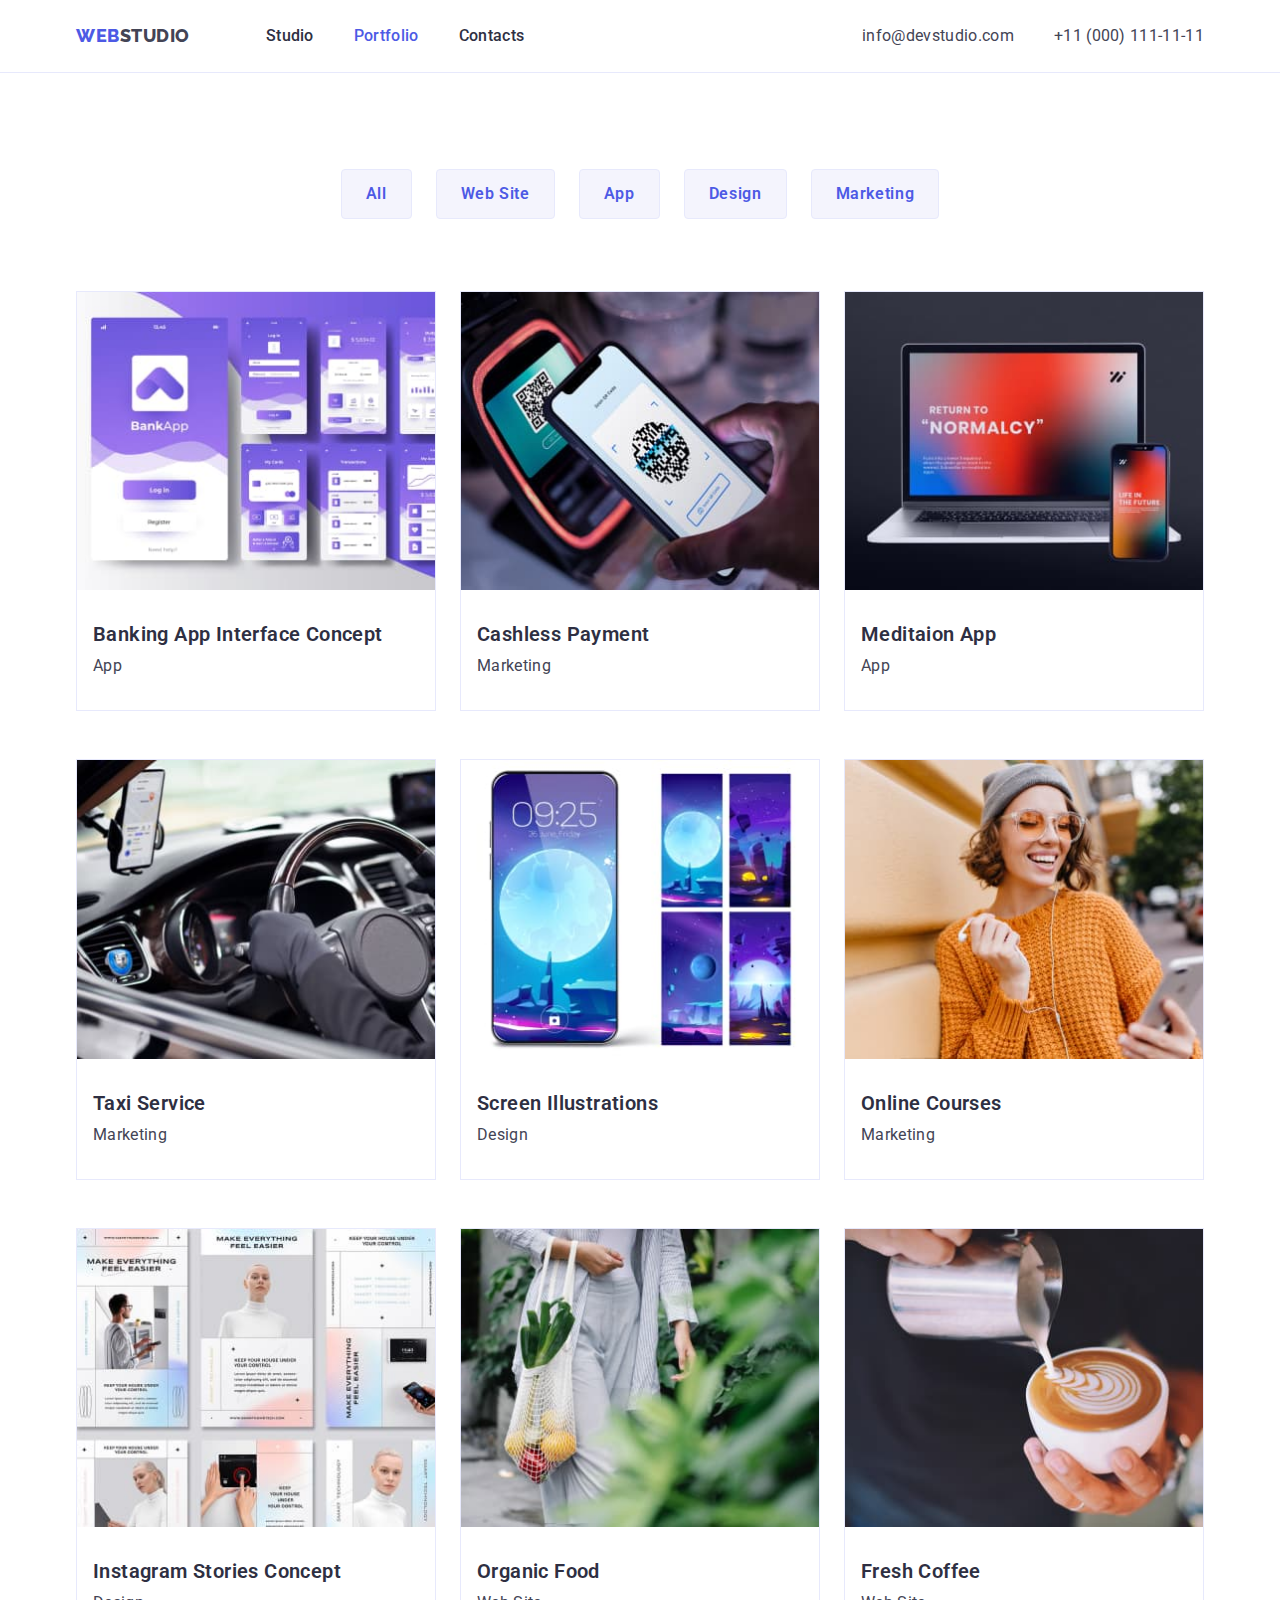
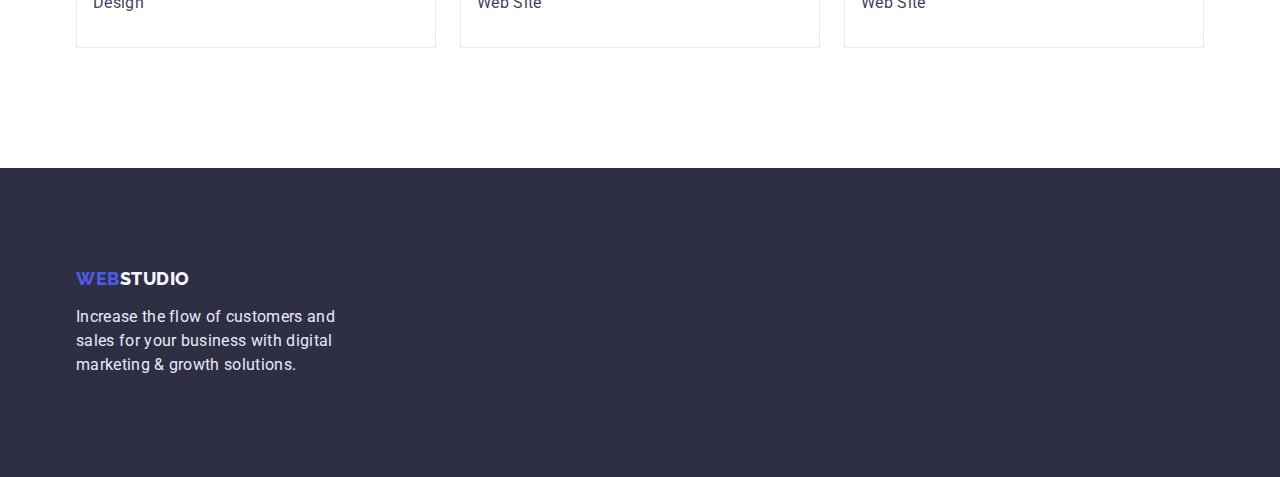
<file: portfolio.html>
<!DOCTYPE html>
<html lang="en">
<head>
    <meta charset="UTF-8">
    <meta http-equiv="X-UA-Compatible" content="IE=edge">
    <meta name="viewport" content="width=device-width, initial-scale=1.0">
    <title>Document</title>

    <link rel="stylesheet" href="https://cdnjs.cloudflare.com/ajax/libs/modern-normalize/1.1.0/modern-normalize.min.css" />

    <link rel="preconnect" href="https://fonts.gstatic.com" crossorigin><link href="https://fonts.googleapis.com/css2?family=Raleway:wght@800&family=Roboto:wght@400;500;700;900&display=swap" rel="stylesheet">

    <link rel="stylesheet" href="./css/styles.css" />

</head>
<body>
    <header class="page-header">
      <div class="container">
        <nav class="main-nav">
          <!--Logo webstudio--> 
          <a href="./index.html" class="link logo"><span class="logo-web">WEB</span>STUDIO</a>
          <!--Навигация по сайту-->
          <ul class="site-nav list">
              <li class="item"><a href="./index.html" class="link">Studio</a></li>
              <li class="item"><a href="./portfolio.html" class="link current">Portfolio</a></li>
              <li class="item"><a href="" class="link">Contacts</a></li>
          </ul>
        </nav>
        <ul class="contacts list">
          <li class="item"><a href="mailto:info@devstudio.com" class="link">info@devstudio.com</a></li>
          <li class="item"><a href="tel:+110001111111" class="link">+11 (000) 111-11-11</a></li>
        </ul>
      </div>
      </header>

      <main>
        <section class="section portfolio">

            <div class="container">
              <h1 hidden>Galery</h1>

              <ul class="filter list">
                <li class="item"><button type="button" class="btn">All</button></li>
                <li class="item"><button type="button" class="btn">Web Site</button></li>
                <li class="item"><button type="button" class="btn">App</button></li>
                <li class="item"><button type="button" class="btn">Design</button></li>
                <li class="item"><button type="button" class="btn">Marketing</button></li>
            </ul>

              <ul class="galery list">
                <li class="card"><img src="./images/banking.jpg" alt="Purple windows of the banking app." width="360">
                <h2 class="card-name">Banking App Interface Concept</h2>
                <p class="text">App</p></li>
                <li class="card"><img src="./images/payment.jpg" alt="Scanning the QR code for payment." width="360">
                <h2 class="card-name">Cashless Payment</h2>
                <p class="text">Marketing</p></li>
                <li class="card"><img src="./images/meditation.jpg" alt="Computer and laptop." width="360">
                <h2 class="card-name">Meditaion App</h2>
                <p class="text">App</p></li>
                <li class="card"><img src="./images/taxi.jpg" alt="Man driving a car." width="360">
                <h2 class="card-name">Taxi Service</h2>
                <p class="text">Marketing</p></li>
                <li class="card"><img src="./images/illustration.jpg" alt="Different pictures with the moon." width="360">
                <h2 class="card-name">Screen Illustrations</h2>
                <p class="text">Design</p></li>
                <li class="card"><img src="./images/courses.jpg" alt="The girl looks at the phone." width="360">
                <h2 class="card-name">Online Courses</h2>
                <p class="text">Marketing</p></li>
                <li class="card"><img src="./images/instagram.jpg" alt="Instagram post examples." width="360">
                <h2 class="card-name">Instagram Stories Concept</h2>
                <p class="text">Design</p></li>
                <li class="card"><img src="./images/food.jpg" alt="Woman with a bag of vegetables." width="360">
                <h2 class="card-name">Organic Food</h2>
                <p class="text">Web Site</p></li>
                <li class="card"><img src="./images/cofee.jpg" alt="Barista pours milk into coffee." width="360">
                <h2 class="card-name">Fresh Coffee</h2>
                <p class="text">Web Site</p></li>
            </ul>
            </div>
        </section>

      </main>

      <footer class="page-footer">
        <div class="container">
          <a href="./index.html" class="link logo"><span class="logo-web">WEB</span>STUDIO</a>
          <p class="text">Increase the flow of customers and</br>sales for your business with digital</br>marketing & growth solutions.</p>      
        </div>
</footer>
    
</body>
</html>
</file>
<file: css/styles.css>
html {
    box-sizing: border-box;
}
*, *::before, *::after {box-sizing: inherit;}

:root {
    --primary-text-color: #434455;
    --title-text-color: #2E2F42;
    --accent-color: #4D5AE5;
    --primary-white-color: #FFFFFF;
}

h1, h2, h3, h4, p {
    margin-bottom: 0;
    margin-top: 0;
}
.container {
    width: 1158px;
    padding-left: 15px;
    padding-right: 15px;
    margin: 0 auto;

    /* outline: 2px solid lime; */
}

.section {   
    padding-top: 120px;
    padding-bottom: 120px;
}

body {
    background: var(--primary-white-color);
    color: var(--primary-text-color);   
    font-family: 'Roboto', sans-serif;
}
/* Header */
.page-header {
    padding-top: 24px;
    padding-bottom: 24px;
    border-bottom: 1px solid #E7E9FC;
}
.page-header .container {
    display: flex;
    align-items: center;
}

.main-nav,
.site-nav,
.contacts {
    display: flex;
}

.site-nav .item:not(:last-child),
.contacts .item:not(:last-child) {
    margin-right: 40px;

} 
/* Logo */

.logo {
    margin-right: 76px;

    color: var(--primary-text-color);
    font-family: 'Raleway', sans-serif;
    font-weight: 800;
    font-size: 18px;
    line-height: 1.33;
    letter-spacing: 0.03em;
}
.logo-web {color: var(--accent-color);}

/* убрать маркер списка*/
.list {
    padding: 0;
    margin: 0;
    list-style: none;
}
.link {text-decoration: none;}

/* навигация */
.site-nav .link {
    color: var(--title-text-color);
    font-weight: 500;
    font-size: 16px;
    line-height: 1.5;
    letter-spacing: 0.02em;
}
.site-nav .link:hover,
.site-nav .link:focus
{color: var(--primary-text-color)}

.site-nav .link.current {color: var(--accent-color);}

.contacts {
    margin-left: auto;
}
.contacts .link {
    color: var(--primary-text-color);
    font-size: 16px;
    line-height: 1.5;
    letter-spacing: 0.02em;
}
.contacts .link:hover, .contacts .link:focus {color: var(--accent-color);}

/* Hero */
.hero {
    background: var(--title-text-color);
    padding-top: 188px;
    padding-bottom: 188px;
    /* margin-bottom: 120px; */

}
.hero-title {
    margin-bottom: 48px;

    text-align: center;
    color: var(--primary-white-color);
    font-weight: 600;
    font-size: 56px;
    line-height: 1.07;
    letter-spacing: 0.02em;
}
/* button */
.btn {
    background-color: var(--accent-color);
    color: var(--primary-white-color);
    cursor: pointer;
    font-family: inherit;
}

.btn.primary {
    border-radius: 4px;
    padding: 16px 32px;
    margin: 0 auto;
    display: block;
    border: none;

    background: var(--accent-color);
    color: var(--primary-white-color);
    font-weight: 500;
    font-size: 16px;
    line-height: 1.5;
    letter-spacing: 0.04em;

}

/* Sections */

.section-title {
    margin-top: 0;
    margin-bottom: 72px;

    color: var(--title-text-color);
    font-weight: 600;
    font-size: 36px;
    line-height: 1.11;
    text-align: center;
    text-transform: capitalize;
    letter-spacing: 0.02em;
}

/* About webstudio */

.feature {
    padding-bottom: 0px;
}

.container .feature-lists {
    display: flex;
    align-items: center;
}
.feature-lists .item {
    width: 264px;
}
.feature-lists .item:not(:last-child) {
    margin-right: 24px;
}

.feature-lists .title,
.team .card-name,
.galery .card-name {
    margin-bottom: 8px;

    color: var(--title-text-color);
    font-weight: 600;
    font-size: 20px;
    line-height: 1.2;
    letter-spacing: 0.02em;
}

.text {
    font-size: 16px;
    line-height: 1.5;
    letter-spacing: 0.02em;
}
/* What are we doing */
/* .works {
    padding-bottom: 120px;
} */
.container .works-lists{
    display: flex;
    align-items: center;
    justify-content: center;
    gap: 24px;
}

.works-lists .item {
    background: linear-gradient(0deg, rgba(77, 90, 229, 0.1), rgba(77, 90, 229, 0.1)), url(2368.jpg);
    background-blend-mode: soft-light, normal;
    border: 1px solid #E7E9FC;
}

/* our team */
.container .team {
    display: flex;
    align-items: center;
    justify-content: center;
    gap: 24px;

}
.section.team {
    background: #F4F4FD;  
    /* padding-top: 120px;
    padding-bottom: 120px; */
}

.team .card-name {
    margin-top: 32px;
}

.team .card {
    text-align: center;
    padding-bottom: 32px;
    box-shadow: 0px 1px 6px rgba(46, 47, 66, 0.08), 0px 1px 1px rgba(46, 47, 66, 0.16), 0px 2px 1px rgba(46, 47, 66, 0.08);
    border-radius: 0px 0px 4px 4px;

    background: var(--primary-white-color);
}

/* footer */
.page-footer {
    padding-top: 100px;
    padding-bottom: 100px;

    background: var(--title-text-color);
}

.page-footer .logo {
    margin-right: 0;
    line-height: 1.17;
    color: #F4F4FD;
}
.page-footer .text {
    margin-top: 16px;
    color: #E7E9FC;
}

/* portfolio */
.portfolio {
    padding-top: 96px;
    /* padding-bottom: 120px; */
}

/* filter */
.container .filter {
    display: flex;
    align-items: center;
    justify-content: center;
    gap: 24px;
    margin-bottom: 72px;
}
.filter .btn {
    padding: 12px 24px;
    border-radius: 4px;
    border: 1px solid #E7E9FC;

    background: #F4F4FD;
    color: var(--accent-color);
    font-weight: 600;
    font-size: 16px;
    line-height: 1.5;
    text-align: center;
    letter-spacing: 0.04em;
}
.filter .btn:hover{
    background-color: #404BBF;
    color: var(--primary-white-color);
    }

.galery {
    display: flex;
    flex-wrap: wrap;

}
img {
    display: block;
    max-width: 100%;
    height: auto;
    
}
.galery .card-name {
    padding-top: 32px;
    padding-left: 16px;
}
.galery .text {
    padding-bottom: 32px;
    padding-left: 16px;
}
.galery .card {
    margin-right: 24px;
    margin-bottom: 48px;
    width: calc((100% - 48px) / 3);

    box-sizing: border-box;
    border: 1px solid #E7E9FC;
    background: var(--primary-white-color)
} 
.galery .card:nth-child(3n) {
    margin-right: 0;
}

.galery .card:nth-last-child(-n + 3) {
    margin-bottom: 0;
}
</file>
